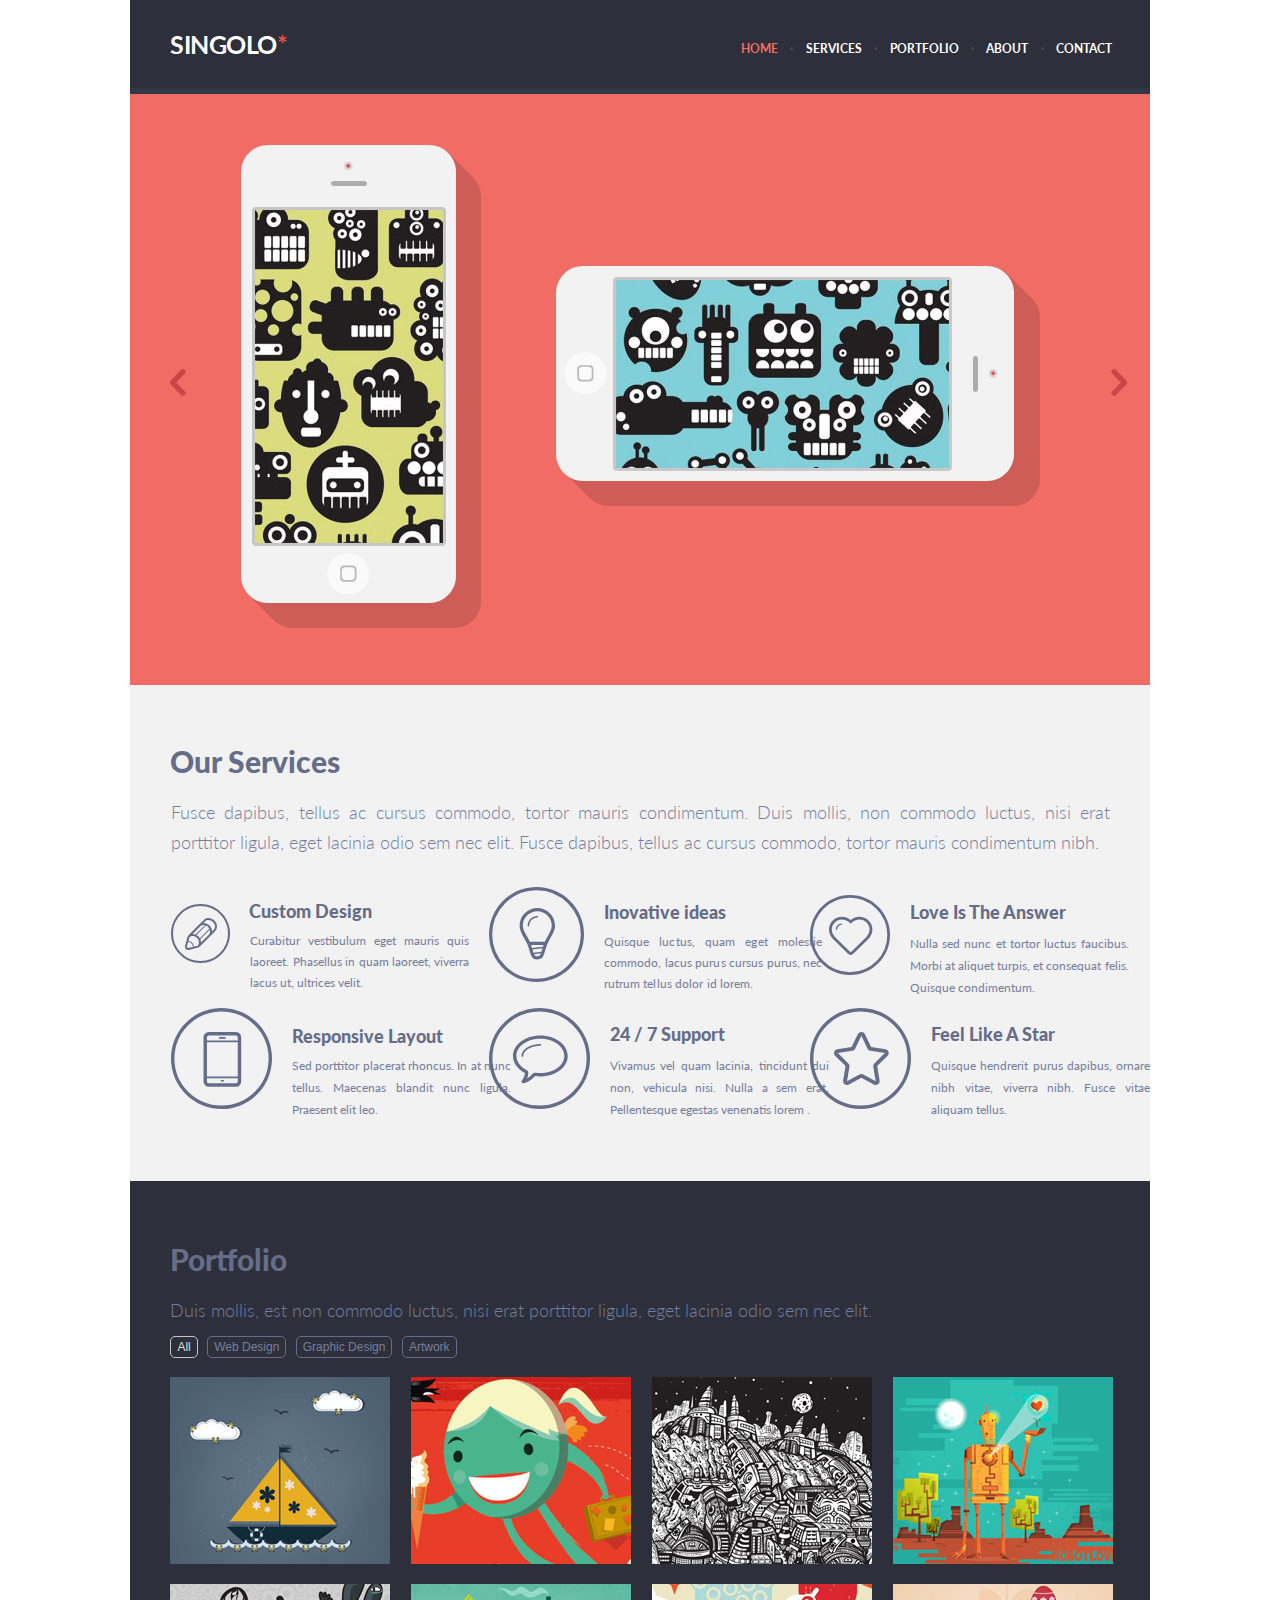
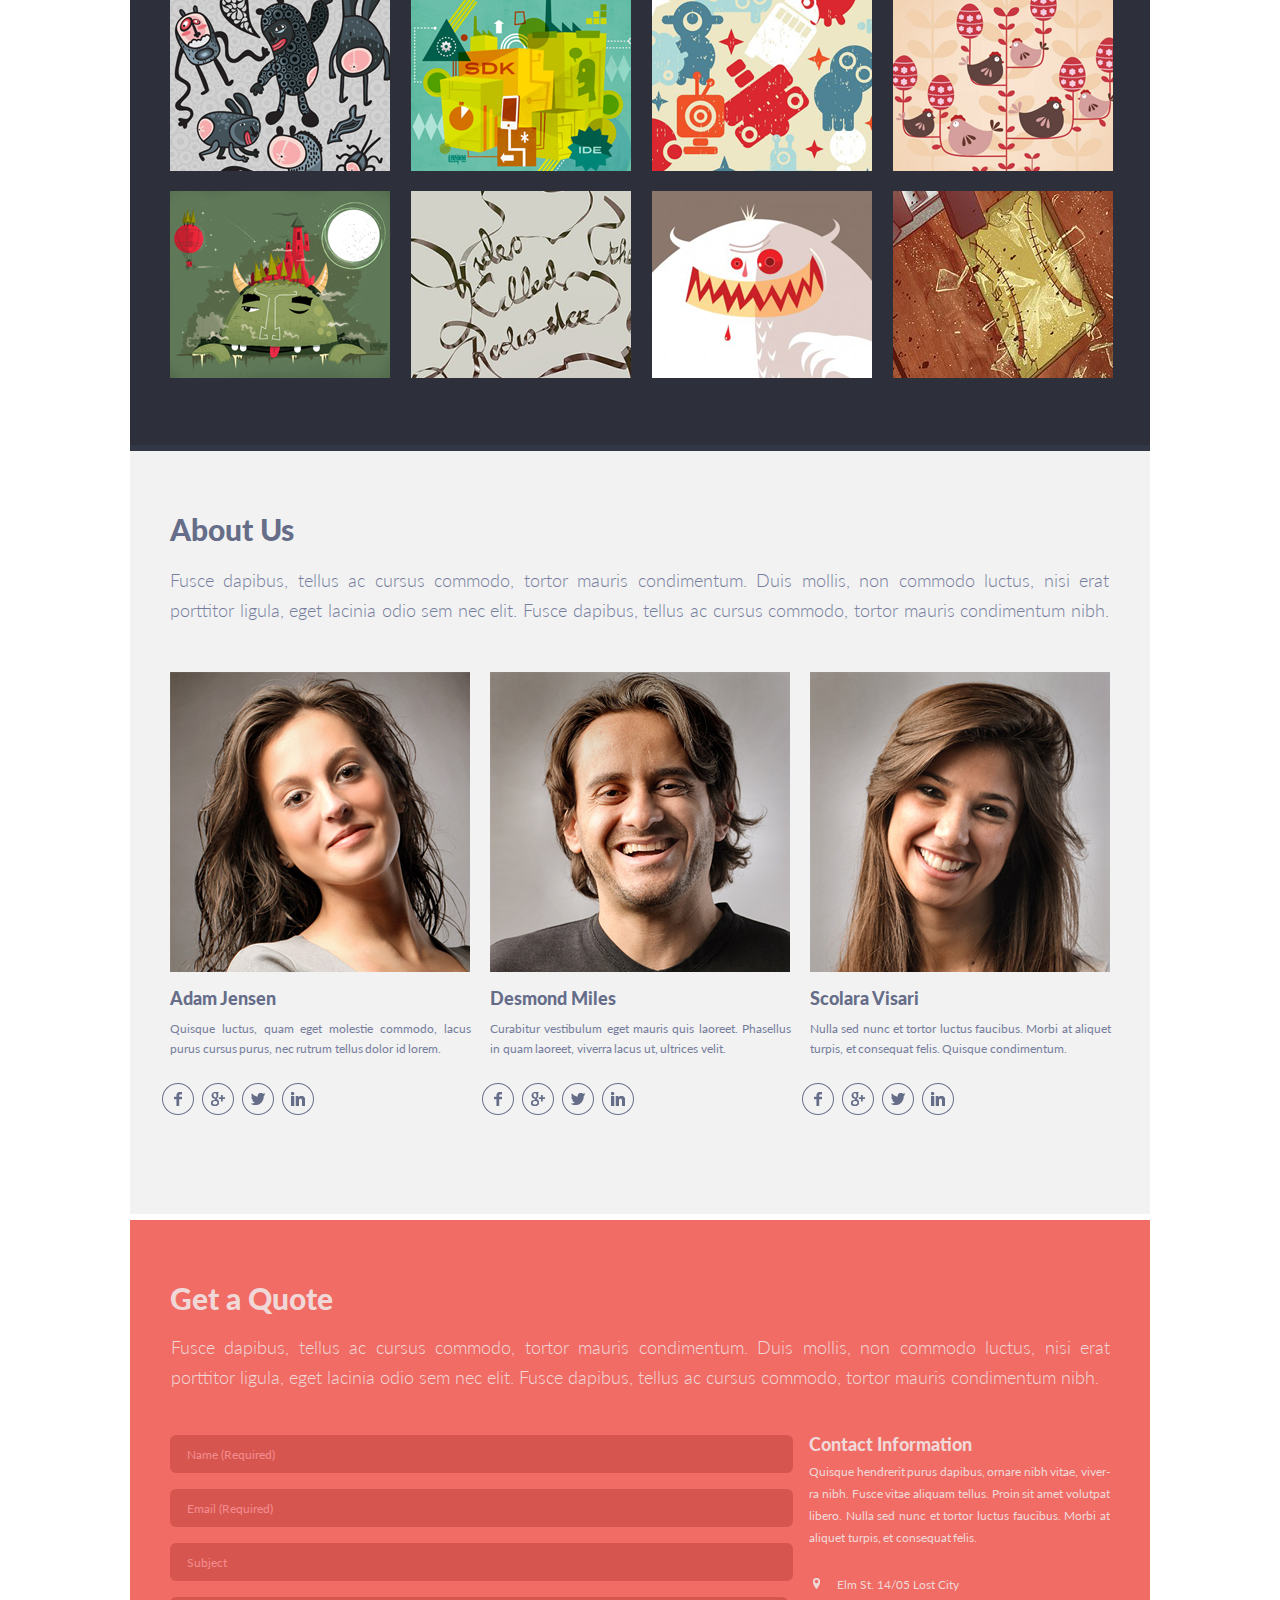
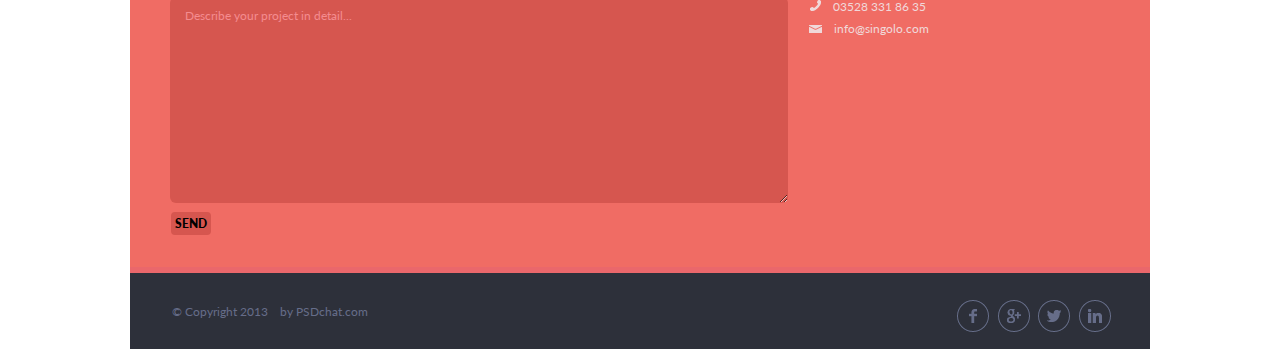
<file: index.html>
<!DOCTYPE html>
<html lang="en">

<head>
    <meta charset="UTF-8">
    <meta name="viewport" content="width=device-width, initial-scale=1.0">
    <link rel="stylesheet" href="style.css" type="text/css">
    <link href="https://fonts.googleapis.com/css?family=Lato:300,400,700,900&display=swap" rel="stylesheet">
    <title>Singolo</title>
</head>

<body>
    <header class="header">
        <div class="wrapper">
            <div class="header__text">
                <h1 class="logo">SINGOLO<p class="dot">*</p>
                </h1>
                <nav class="navigation">
                    <ul class="nav__list">
                        <li><a href="#slider" class="nav nav_active">HOME</a></li>
                        <li>
                            <p>·</p>
                        </li>
                        <li><a href="#services" class="nav">SERVICES</a></li>
                        <li>
                            <p>·</p>
                        </li>
                        <li><a href="#portfolio" class="nav">PORTFOLIO</a></li>
                        <li>
                            <p>·</p>
                        </li>
                        <li><a href="#about-us" class="nav">ABOUT</a></li>
                        <li>
                            <p>·</p>
                        </li>
                        <li><a href="#form" class="nav">CONTACT</a></li>
                    </ul>
                </nav>
            </div>
            <section class="header__bottom"></section>
        </div>

    </header>

    <section class="slider" id="slider">
        <div class="wrapper">
            <div class="item active" id="red">
                <img class="phone phone_vertical" src="assets/images/phones/iPhone_Vertical.png" alt="iPhone vertical">
                <img class="phone phone_horizontal" src="assets/images/phones/iPhone_Horizontal.png"
                    alt="iPhone horizontal">
                    <div id="slide-phone-1" class="slide-phone slide-phone-1"></div>
                    <div id="slide-phone-2" class="slide-phone slide-phone-2"></div>
                    <div id="slide-phone-screen-1" class="slide-phone-screen slide-phone-screen-1"></div>
                    <div id="slide-phone-screen-2" class="slide-phone-screen slide-phone-screen-2"></div>
            </div>
            <div class="item" id="blue">
                <img class="slider-image" src="./assets/images/slider/Slider.png" alt="phones on blue bg">
            </div>
        </div>
        <div class="chevs">
            <img class="chevs_back" src="assets/images/chevs/chev1.png" alt="back arrow">
            <img class="chevs_forward" src="assets/images/chevs/chev2.png" alt="forward arrow">
        </div>

    </section>

    <section class="services" id="services">
        <div class="wrapper">
            <div class="services__text">
                <h2>Our Services</h2>
                <p>Fusce dapibus, tellus ac cursus commodo, tortor mauris condimentum. Duis mollis, non commodo
                    luctus, nisi erat porttitor ligula, eget lacinia odio sem nec elit. Fusce dapibus, tellus ac
                    cursus commodo, tortor mauris condimentum nibh.</p>
            </div>
            <div class="services-grid">
                <div class="custom__design">
                    <img class="pen" src="./assets/images/services-icons/pen.svg" alt="pen">
                    <div class="custom-design__text">
                        <h5>Custom Design</h5>
                        <p>Curabitur vestibulum eget mauris quis laoreet. Phasellus in quam laoreet, viverra lacus
                            ut, ultrices velit.</p>
                    </div>
                </div>
                <div class="innovative-ideas">
                    <img class="lamp" src="./assets/images/services-icons/lamp.svg" alt="lamp">
                    <div class="innovative-ideas__text">
                        <h5>Inovative ideas</h5>
                        <p>Quisque luctus, quam eget molestie commodo, lacus purus cursus purus, nec rutrum tellus
                            dolor id lorem.</p>
                    </div>
                </div>
                <div class="love">
                    <img class="heart" src="./assets/images/services-icons/heart.svg" alt="heart">
                    <div class="love__text">
                        <h5>Love Is The Answer</h5>
                        <p>Nulla sed nunc et tortor luctus faucibus. Morbi at aliquet turpis, et consequat felis.
                            Quisque condimentum.</p>
                    </div>
                </div>
                <div class="layout">
                    <img class="screen" src="./assets/images/services-icons/layout.svg" alt="phone">
                    <div class="layout__text">
                        <h5>Responsive Layout</h5>
                        <p>Sed porttitor placerat rhoncus. In at nunc tellus. Maecenas blandit nunc ligula. Praesent
                            elit leo.</p>
                    </div>
                </div>
                <div class="support">
                    <img class="bubble" src="./assets/images/services-icons/support.svg" alt="bubble">
                    <div class="support__text">
                        <h5>24 / 7 Support</h5>
                        <p>Vivamus vel quam lacinia, tincidunt dui non, vehicula nisi. Nulla a sem erat.
                            Pellentesque egestas venenatis lorem .</p>
                    </div>
                </div>
                <div class="star">
                    <img class="star" src="./assets/images/services-icons/star.svg" alt="star">
                    <div class="star__text">
                        <h5>Feel Like A Star</h5>
                        <p>Quisque hendrerit purus dapibus, ornare nibh vitae, viverra nibh. Fusce vitae aliquam
                            tellus.</p>
                    </div>
                </div>
            </div>

        </div>
    </section>
</body>

</html>

<section class="portfolio" id="portfolio">
    <div class="wrapper">
        <div class="portfolio__text">
            <h1>Portfolio</h1>
            <p>Duis mollis, est non commodo luctus, nisi erat porttitor ligula, eget lacinia odio sem nec elit.</p>
        </div>
        <div class="porttfolio__buttons">
            <button class="button button_selected">All</button>
            <button class="button button_bordered">Web Design</button>
            <button class="button button_bordered">Graphic Design</button>
            <button class="button button_bordered">Artwork</button>
        </div>
        <div class="layout-4-column">
            <img class="image" src="./assets/images/portfolio/image1.png" alt="boat">
            <img class="image" src="./assets/images/portfolio/image2.png" alt="girl">
            <img class="image" src="./assets/images/portfolio/image3.png" alt="night">
            <img class="image" src="./assets/images/portfolio/image4.png" alt="robot">
            <img class="image" src="./assets/images/portfolio/image5.png" alt="animals">
            <img class="image" src="./assets/images/portfolio/image6.png" alt="machines">
            <img class="image" src="./assets/images/portfolio/image7.png" alt="abstract">
            <img class="image" src="./assets/images/portfolio/image8.png" alt="birds">
            <img class="image last-four" src="./assets/images/portfolio/image9.png" alt="landshaft">
            <img class="image last-four" src="./assets/images/portfolio/image10.png" alt="ribbon">
            <img class="image last-four" src="./assets/images/portfolio/image11.png" alt="monster">
            <img class="image last-four" src="./assets/images/portfolio/image12.png" alt="window">
        </div>
        <div class="bottom__line portfolio">
        </div>
    </div>
</section>
<section class="about-us" id="about-us">
    <div class="wrapper">
        <h2>About Us</h2>
        <p>Fusce dapibus, tellus ac cursus commodo, tortor mauris condimentum. Duis mollis, non commodo luctus, nisi
            erat porttitor ligula, eget lacinia odio sem nec elit. Fusce dapibus, tellus ac cursus commodo, tortor
            mauris condimentum nibh.</p>
        <div class="employee">
            <div class="employee_content">
                <img class="employee-photo" src="./assets/images/people/1.png" alt="Adam Jensen">
                <h5>Adam Jensen</h5>
                <p class="employee__text">Quisque luctus, quam eget molestie commodo, lacus purus cursus purus, nec
                    rutrum tellus dolor id lorem.</p>
                <div class="social__icons">
                    <img class="icon icon_facebook" src="assets/images/socials/facebook.png" alt="facebook">
                    <img class="icon icon_google" src="assets/images/socials/google.png" alt="google">
                    <img class="icon icon_twitter" src="assets/images/socials/twitter.png" alt="twitter">
                    <img class="icon icon_linkedin" src="assets/images/socials/linkedin.png" alt="linkedin">
                </div>
            </div>
            <div class="employee_content">
                <img class="employee-photo" src="./assets/images/people/2.png" alt="Desmond Miles">
                <h5>Desmond Miles</h5>
                <p class="employee__text">Curabitur vestibulum eget mauris quis laoreet. Phasellus in quam laoreet,
                    viverra lacus ut, ultrices velit.</p>
                <div class="social__icons">
                    <img class="icon icon_facebook" src="assets/images/socials/facebook.png" alt="facebook">
                    <img class="icon icon_google" src="assets/images/socials/google.png" alt="google">
                    <img class="icon icon_twitter" src="assets/images/socials/twitter.png" alt="twitter">
                    <img class="icon icon_linkedin" src="assets/images/socials/linkedin.png" alt="linkedin">
                </div>
            </div>
            <div class="employee_content">
                <img class="employee-photo" src="./assets/images/people/3.png" alt="Scolara Visari">
                <h5>Scolara Visari</h5>
                <p class="employee__text">Nulla sed nunc et tortor luctus faucibus. Morbi at aliquet turpis, et
                    consequat felis. Quisque condimentum.</p>
                <div class="social__icons">
                    <img class="icon icon_facebook" src="assets/images/socials/facebook.png" alt="facebook">
                    <img class="icon icon_google" src="assets/images/socials/google.png" alt="google">
                    <img class="icon icon_twitter" src="assets/images/socials/twitter.png" alt="twitter">
                    <img class="icon icon_linkedin" src="assets/images/socials/linkedin.png" alt="linkedin">
                </div>
            </div>
        </div>
        <div class="bottom__line about_us">
        </div>
    </div>
</section>
<section class="form" id="form">
    <div class="wrapper">
        <div class="form__text">
            <h1>Get a Quote</h1>
            <p>Fusce dapibus, tellus ac cursus commodo, tortor mauris condimentum. Duis mollis, non commodo luctus,
                nisi erat porttitor ligula, eget lacinia odio sem nec elit. Fusce dapibus, tellus ac cursus commodo,
                tortor mauris condimentum nibh.</p>
        </div>
        <div class="quote__form">
            <div class="layout-2-column">
                <form action method="POST">
                    <input id="form-name" type="text" name="name" placeholder="Name (Required)"
                        pattern="^[a-zA-Zа-яА-Я\s]+$" required>
                    <input id="form-email" type="email" name="email" placeholder="Email (Required)" required>
                    <input id="subject" type="text" name="subject" placeholder="Subject">
                    <textarea id="description" name="description" placeholder="Describe your project in detail..."
                        pattern="{0,100}"></textarea>
                    <div class="submit__button">
                        <button class="button button_colored" type="submit" id="btn">SEND</button>
                    </div>

                </form>
                <div id="message-block" class="hidden">
                    <div id="message">
                        <p>The letter was sent. <span id="result">Subject: </span></p>
                        <br>
                        <button id="close-btn">OK</button>
                    </div>
                </div>
                <div class="side__text">
                    <h5>Contact Information</h5>
                    <p>Quisque hendrerit purus dapibus, ornare nibh vitae, viver-ra nibh. Fusce vitae aliquam
                        tellus.
                        Proin sit amet volutpat libero. Nulla sed nunc et tortor luctus faucibus. Morbi at aliquet
                        turpis, et consequat felis.</p>
                    <div class="contacts">
                        <img class="icon icon_place" src="./assets/images/contacts/location.png" alt="location">
                        <p>Elm St. 14/05 Lost City</p><br>
                        <img class="icon icon_phone" src="./assets/images/contacts/phone.png"><a
                            href="tel:035283318635">03528 331 86 35</a><br>
                        <img class="icon icon_email" src="./assets/images/contacts/mail.png"><a
                            href="mailto:info@singolo.com">info@singolo.com</a>
                    </div>
                </div>
            </div>
        </div>
        <div class="bottom__line"></div>
    </div>

</section>
<footer class="footer">
    <div class="wrapper">
        <div class="copyright">
            <p>© Copyright 2013 &nbsp;&nbsp; by PSDchat.com</p>
        </div>
        <div class="social__links">
            <img class="icon icon_facebook" src="assets/images/socials/facebook.png" alt="facebook">
            <img class="icon icon_google" src="assets/images/socials/google.png" alt="google">
            <img class="icon icon_twitter" src="assets/images/socials/twitter.png" alt="twitter">
            <img class="icon icon_linkedin" src="assets/images/socials/linkedin.png" alt="linkedin">
        </div>
    </div>
</footer>

<script src="script.js"></script>

</body>



</html>
</file>
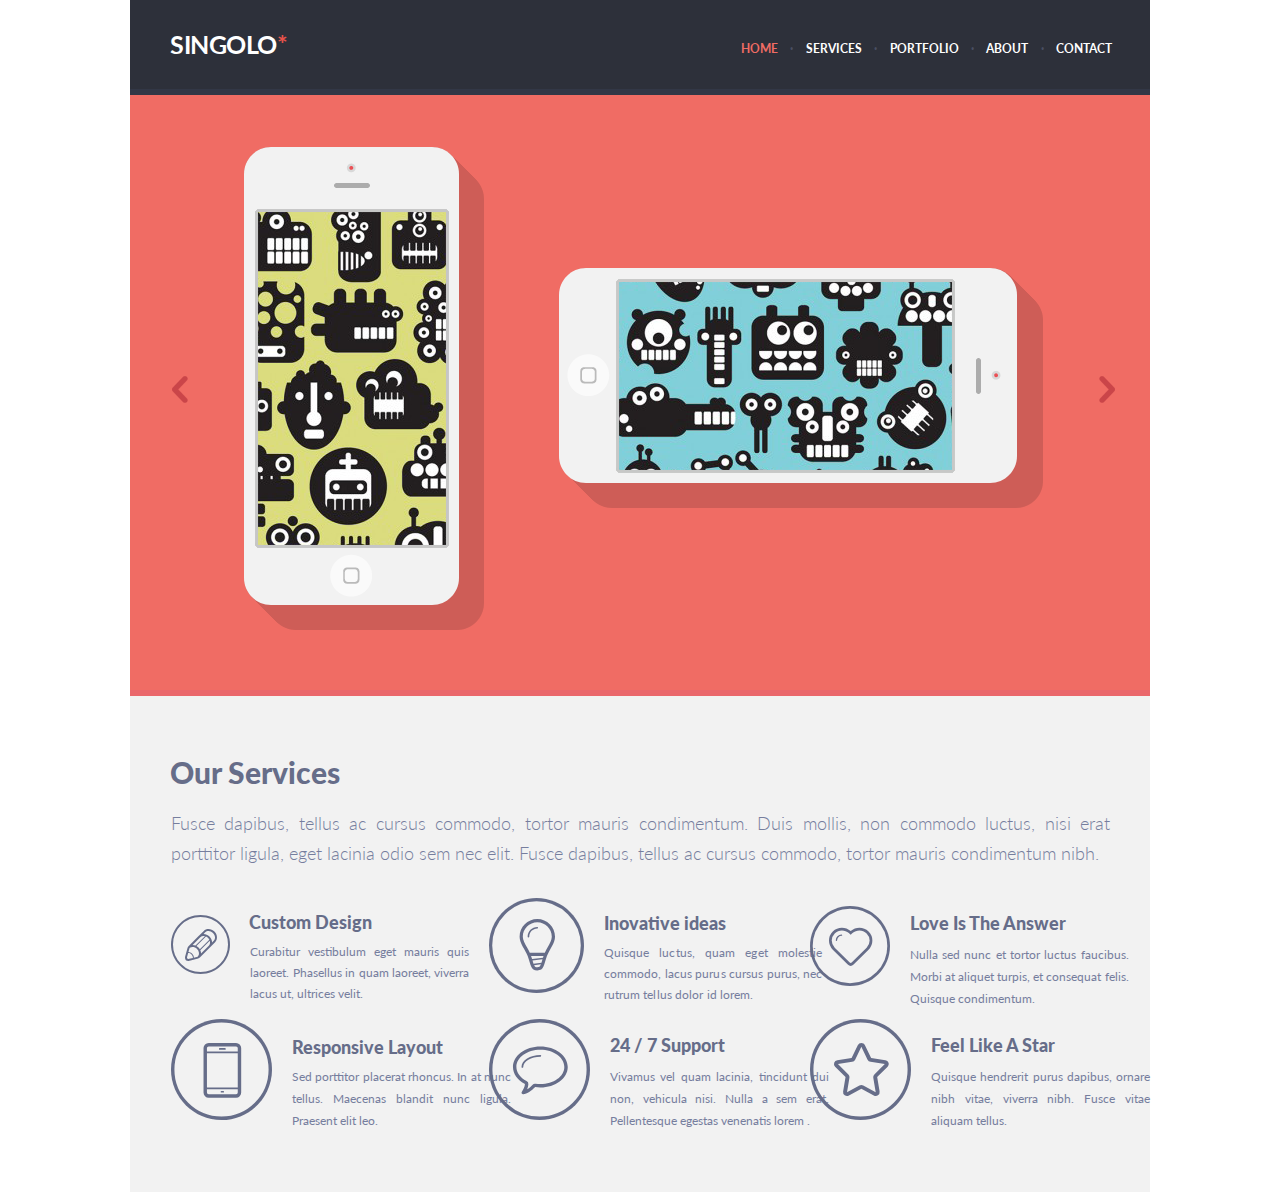
<file: singolo1.html>
<!DOCTYPE html>
<html lang="en">

<head>
    <meta charset="UTF-8">
    <meta name="viewport" content="width=device-width, initial-scale=1.0">
    <link rel="stylesheet" href="singolo1.css" type="text/css">
    <link href="https://fonts.googleapis.com/css?family=Lato:300,400,700,900&display=swap" rel="stylesheet">
    <title>Singolo</title>
</head>

<body>
    <header class="header">
        <div class="wrapper">
            <div class="header__text">
                <h1 class="logo">SINGOLO<p class="dot">*</p>
                </h1>
                <nav class="navigation">
                    <ul class="nav__list">
                        <li><a href=# class="nav nav_active">HOME</a></li>
                        <li>
                            <p>·</p>
                        </li>
                        <li><a href=# class="nav">SERVICES</a></li>
                        <li>
                            <p>·</p>
                        </li>
                        <li><a href=# class="nav">PORTFOLIO</a></li>
                        <li>
                            <p>·</p>
                        </li>
                        <li><a href=# class="nav">ABOUT</a></li>
                        <li>
                            <p>·</p>
                        </li>
                        <li><a href=# class="nav">CONTACT</a></li>
                    </ul>
                </nav>
            </div>
            
        </div>
    </header>
    <div class="header__bottom"></div>
    <section class="slider">
        <div class="wrapper">
            <img class="chevs chevs_back" src="assets/images/chevs/chev1.png" alt="back arrow">
            <img class="phone phone_vertical" src="assets/images/phones/iPhone_Vertical.png" alt="iPhone vertical">
            <img class="phone phone_horizontal" src="assets/images/phones/iPhone_Horizontal.png" alt="iPhone horizontal">
            <img class="chevs chevs_forward" src="assets/images/chevs/chev2.png" alt="forward arrow">
        </div>
    </section>
    <div class="slider__bottom"></div>
    <section class="services">
        <div class="wrapper">
            <div class="services__text">
                <h2>Our Services</h2>
                <p>Fusce dapibus, tellus ac cursus commodo, tortor mauris condimentum. Duis mollis, non commodo luctus, nisi erat porttitor ligula, eget lacinia odio sem nec elit. Fusce dapibus, tellus ac cursus commodo, tortor mauris condimentum nibh.</p>
            </div>
            <div class="services-grid">
                <div class="custom__design">
                  <img class="pen" src="./assets/images/services-icons/pen.svg" alt="pen">
                  <div class="custom-design__text">
                      <h5>Custom Design</h5>
                      <p>Curabitur vestibulum eget mauris quis laoreet. Phasellus in quam laoreet, viverra lacus ut, ultrices velit.</p>
                  </div>
                </div>
                <div class="innovative-ideas">
                    <img class="lamp" src="./assets/images/services-icons/lamp.svg" alt="lamp">
                    <div class="innovative-ideas__text">
                        <h5>Inovative ideas</h5>
                        <p>Quisque luctus, quam eget molestie commodo, lacus purus cursus purus, nec rutrum tellus dolor id lorem.</p>
                    </div>
                </div>
                <div class="love">
                    <img class="heart" src="./assets/images/services-icons/heart.svg" alt="heart">
                    <div class="love__text">
                        <h5>Love Is The Answer</h5>
                        <p>Nulla sed nunc et tortor luctus faucibus. Morbi at aliquet turpis, et consequat felis. Quisque condimentum.</p>
                    </div>
                </div>
                <div class="layout">
                    <img class="screen" src="./assets/images/services-icons/layout.svg" alt="phone">
                    <div class="layout__text">
                        <h5>Responsive Layout</h5>
                        <p>Sed porttitor placerat rhoncus. In at nunc tellus. Maecenas blandit nunc ligula. Praesent elit leo.</p>
                    </div>
                </div>
                <div class="support">
                    <img class="bubble" src="./assets/images/services-icons/support.svg" alt="bubble">
                    <div class="support__text">
                        <h5>24 / 7 Support</h5>
                        <p>Vivamus vel quam lacinia, tincidunt dui non, vehicula nisi. Nulla a sem erat. Pellentesque egestas venenatis lorem .</p>
                    </div>
                </div>
                <div class="star">
                    <img class="star" src="./assets/images/services-icons/star.svg" alt="star">
                    <div class="star__text">
                        <h5>Feel Like A Star</h5>
                        <p>Quisque hendrerit purus dapibus, ornare nibh vitae, viverra nibh. Fusce vitae aliquam tellus.</p>
                    </div>
                </div>
            </div>

        </div>
    </section>
</body>

</html>
</file>
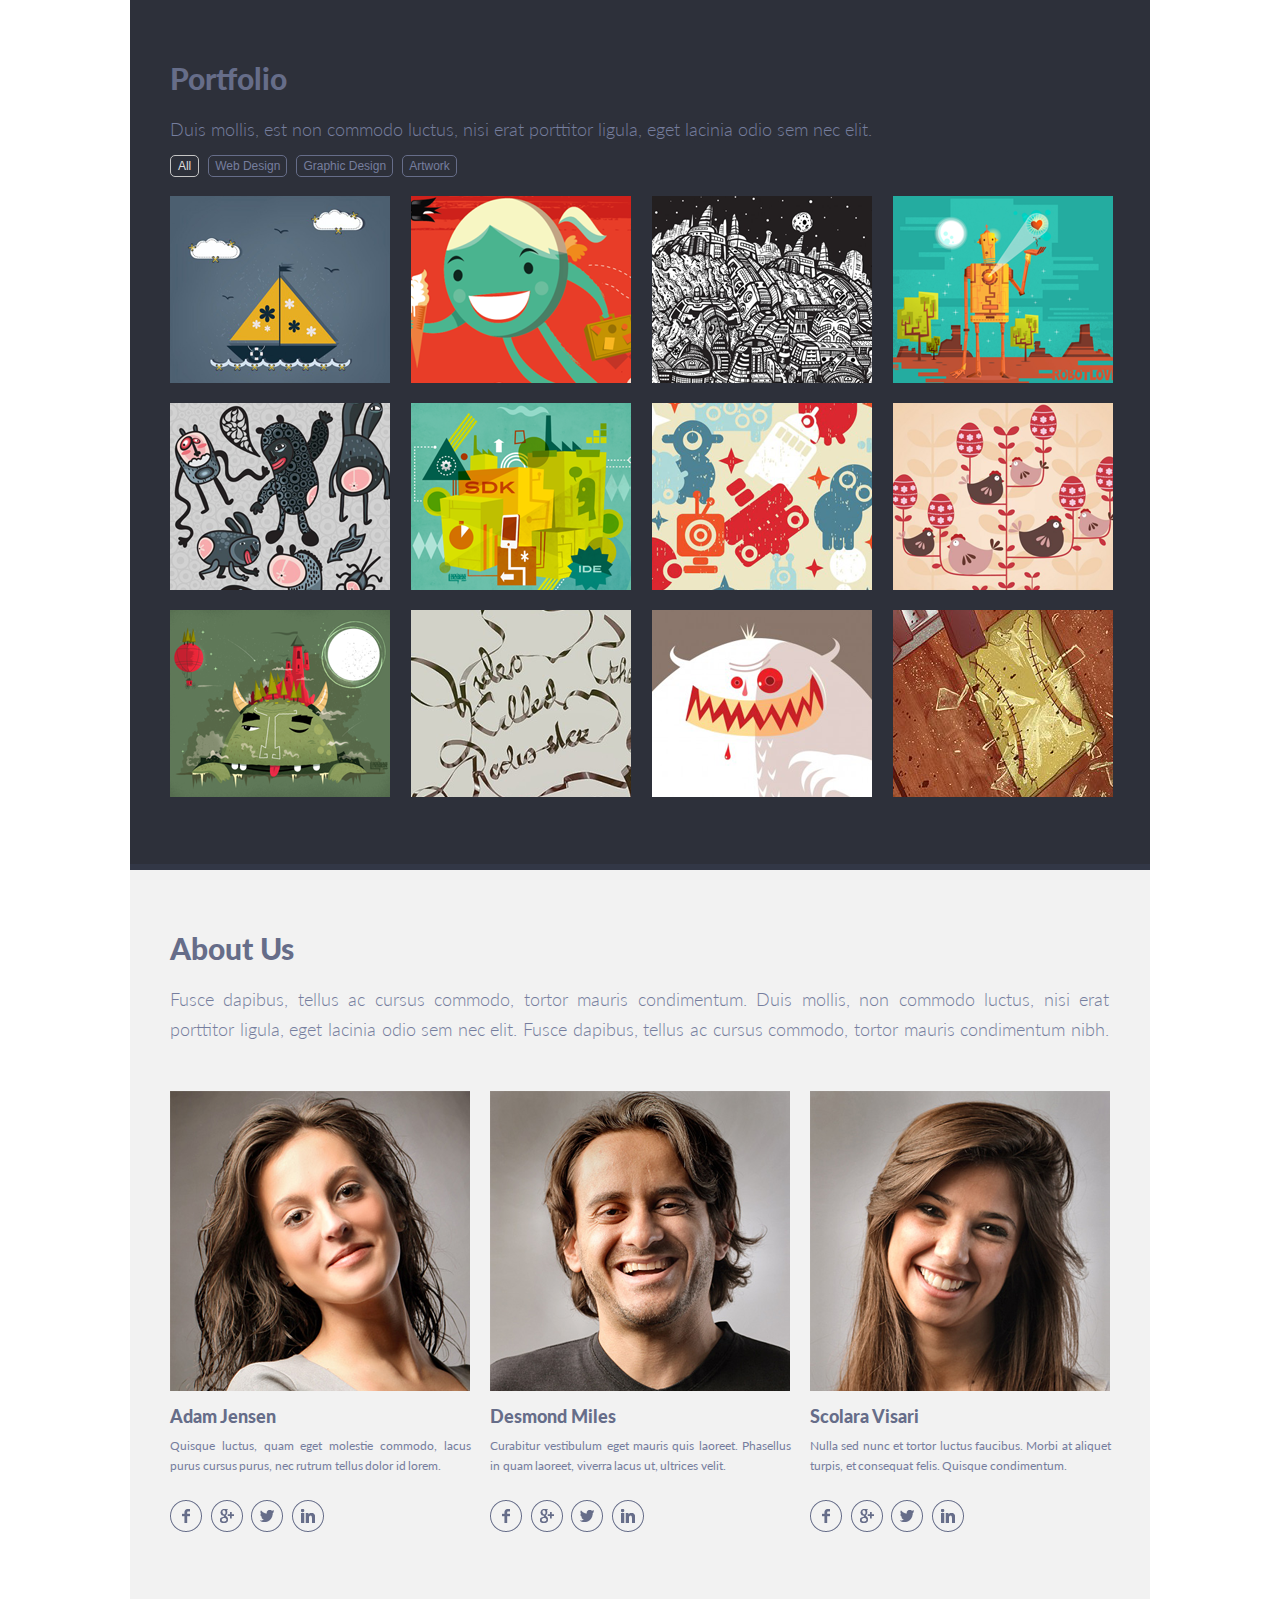
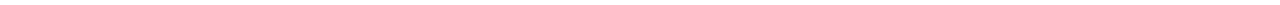
<file: singolo2.html>
<!DOCTYPE html>
<html lang="en">

<head>
    <meta charset="UTF-8">
    <meta name="viewport" content="width=device-width, initial-scale=1.0">
    <link rel="stylesheet" href="singolo2.css" type="text/css">
    <link href="https://fonts.googleapis.com/css?family=Lato:300,400,700,900&display=swap" rel="stylesheet">
    <title>Singolo 2</title>
</head>

<body>
    <section class="portfolio">
        <div class="wrapper">
            <div class="portfolio__text">
                <h1>Portfolio</h1>
                <p>Duis mollis, est non commodo luctus, nisi erat porttitor ligula, eget lacinia odio sem nec elit.</p>
            </div>
            <div class="porttfolio__buttons">
                <button class="button button_bordered button_selected">All</button>
                <button class="button button_bordered">Web Design</button>
                <button class="button button_bordered">Graphic Design</button>
                <button class="button button_bordered">Artwork</button>
            </div>
            <div class="layout-4-column">
                <img class="image" src="./assets/images/portfolio/image1.png" alt="boat">
                <img class="image" src="./assets/images/portfolio/image2.png" alt="girl">
                <img class="image" src="./assets/images/portfolio/image3.png" alt="night">
                <img class="image" src="./assets/images/portfolio/image4.png" alt="robot">
                <img class="image" src="./assets/images/portfolio/image5.png" alt="animals">
                <img class="image" src="./assets/images/portfolio/image6.png" alt="machines">
                <img class="image" src="./assets/images/portfolio/image7.png" alt="abstract">
                <img class="image" src="./assets/images/portfolio/image8.png" alt="birds">
                <img class="image" src="./assets/images/portfolio/image9.png" alt="landshaft">
                <img class="image" src="./assets/images/portfolio/image10.png" alt="ribbon">
                <img class="image" src="./assets/images/portfolio/image11.png" alt="monster">
                <img class="image" src="./assets/images/portfolio/image12.png" alt="window">
            </div>
            <div class="bottom__line portfolio">
            </div>
        </div>
    </section>
    <section class="about-us">
        <div class="wrapper">
            <h2>About Us</h2>
            <p>Fusce dapibus, tellus ac cursus commodo, tortor mauris condimentum. Duis mollis, non commodo luctus, nisi
                erat porttitor ligula, eget lacinia odio sem nec elit. Fusce dapibus, tellus ac cursus commodo, tortor
                mauris condimentum nibh.</p>
            <div class="employee">
                <div class="employee_content">
                    <img class="employee-photo" src="./assets/images/people/1.png" alt="Adam Jensen">
                    <h5>Adam Jensen</h5>
                    <p class="employee__text">Quisque luctus, quam eget molestie commodo, lacus purus cursus purus, nec
                        rutrum tellus dolor id lorem.</p>
                    <div class="social__icons">
                        <img class="icon icon_facebook" src="assets/images/socials/facebook.png" alt="facebook">
                        <img class="icon icon_google" src="assets/images/socials/google.png" alt="google">
                        <img class="icon icon_twitter" src="assets/images/socials/twitter.png" alt="twitter">
                        <img class="icon icon_linkedin" src="assets/images/socials/linkedin.png" alt="linkedin">
                    </div>
                </div>
                <div class="employee_content">
                    <img class="employee-photo" src="./assets/images/people/2.png" alt="Desmond Miles">
                    <h5>Desmond Miles</h5>
                    <p class="employee__text">Curabitur vestibulum eget mauris quis laoreet. Phasellus in quam laoreet,
                        viverra lacus ut, ultrices velit.</p>
                    <div class="social__icons">
                        <img class="icon icon_facebook" src="assets/images/socials/facebook.png" alt="facebook">
                        <img class="icon icon_google" src="assets/images/socials/google.png" alt="google">
                        <img class="icon icon_twitter" src="assets/images/socials/twitter.png" alt="twitter">
                        <img class="icon icon_linkedin" src="assets/images/socials/linkedin.png" alt="linkedin">
                    </div>
                </div>
                <div class="employee_content">
                    <img class="employee-photo" src="./assets/images/people/3.png" alt="Scolara Visari">
                    <h5>Scolara Visari</h5>
                    <p class="employee__text">Nulla sed nunc et tortor luctus faucibus. Morbi at aliquet turpis, et
                        consequat felis. Quisque condimentum.</p>
                    <div class="social__icons">
                        <img class="icon icon_facebook" src="assets/images/socials/facebook.png" alt="facebook">
                        <img class="icon icon_google" src="assets/images/socials/google.png" alt="google">
                        <img class="icon icon_twitter" src="assets/images/socials/twitter.png" alt="twitter">
                        <img class="icon icon_linkedin" src="assets/images/socials/linkedin.png" alt="linkedin">
                    </div>
                </div>
            </div>
            <div class="bottom__line about_us">
            </div>
        </div>
    </section>
</body>

</html>
</file>
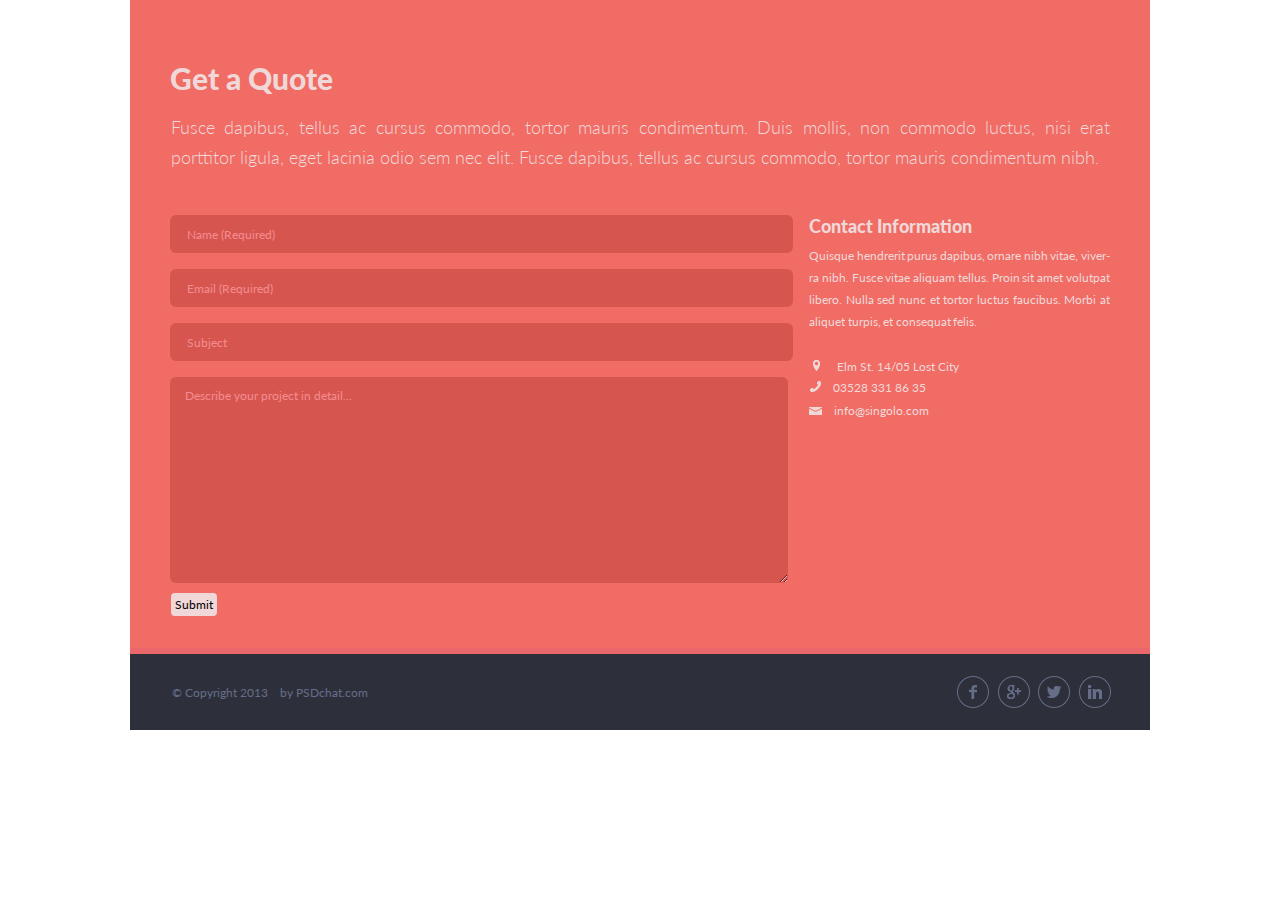
<file: singolo3.html>
<!DOCTYPE html>
<html lang="en">

<head>
    <meta charset="UTF-8">
    <meta name="viewport" content="width=device-width, initial-scale=1.0">
    <link rel="stylesheet" href="singolo3.css" type="text/css">
    <link href="https://fonts.googleapis.com/css?family=Lato:300,400,700,900&display=swap" rel="stylesheet">
    <title>Singolo 3</title>
</head>

<body>
    <section class="form">
        <div class="wrapper">
            <div class="form__text">
                <h1>Get a Quote</h1>
                <p>Fusce dapibus, tellus ac cursus commodo, tortor mauris condimentum. Duis mollis, non commodo luctus,
                    nisi erat porttitor ligula, eget lacinia odio sem nec elit. Fusce dapibus, tellus ac cursus commodo,
                    tortor mauris condimentum nibh.</p>
            </div>
            <div class="quote__form">
                <div class="layout-2-column">
                    <form action method="POST">
                        <input type="text" name="name" placeholder="Name (Required)" pattern="^[a-zA-Z\s]+$" required>
                        <input type="email" name="email" placeholder="Email (Required)" required>
                        <input type="text" name="subject" placeholder="Subject" required>
                        <textarea name="description" placeholder="Describe your project in detail..."></textarea>
                        <div class="submit__button">
                            <button class="button button_colored" type="submit">Submit</button>
                        </div>
                    </form>
                    <div class="side__text">
                        <h5>Contact Information</h5>
                        <p>Quisque hendrerit purus dapibus, ornare nibh vitae, viver-ra nibh. Fusce vitae aliquam
                            tellus.
                            Proin sit amet volutpat libero. Nulla sed nunc et tortor luctus faucibus. Morbi at aliquet
                            turpis, et consequat felis.</p>
                        <div class="contacts">
                            <img class="icon icon_place" src="./assets/images/contacts/location.png" alt="location">
                            <p>Elm St. 14/05 Lost City</p><br>
                            <img class="icon icon_phone" src="./assets/images/contacts/phone.png"><a
                                href="tel:035283318635">03528 331 86 35</a><br>
                            <img class="icon icon_email" src="./assets/images/contacts/mail.png"><a
                                href="mailto:info@singolo.com">info@singolo.com</a>
                        </div>
                    </div>
                </div>
            </div>
            <div class="bottom__line"></div>
        </div>

    </section>
    <footer class="footer">
        <div class="wrapper">
            <div class="copyright">
                <p>© Copyright 2013 &nbsp;&nbsp; by PSDchat.com</p>
            </div>
            <div class="social__icons">
                <img class="icon icon_facebook" src="assets/images/socials/facebook.png" alt="facebook">
                <img class="icon icon_google" src="assets/images/socials/google.png" alt="google">
                <img class="icon icon_twitter" src="assets/images/socials/twitter.png" alt="twitter">
                <img class="icon icon_linkedin" src="assets/images/socials/linkedin.png" alt="linkedin">
            </div>
        </div>
    </footer>
</body>

</html>
</file>
<file: style.css>
/* singolo 1 css */

html {
    font-size: 10px;
    width: 100vw;
}

body {
    margin: 0px;
    font-size: 1.8rem;
    font-family: "Lato", "Open Sans", sans-serif;
    overflow-x: hidden;
}

.header>div {
    max-width: 1020px;
    height: 89px;
    margin: auto;
    background-color: #2d303a;
    position: fixed;
    z-index: 2;
}

.dot {
    display: inline;
    color: #e9534b;
}

header {
    margin: auto;
    width: 1020px;
}

.logo {
    font-family: "Lato";
    letter-spacing: -0.5px;
    font-size: 25px;
    line-height: 6px;
    color: #ffffff;
    font-weight: 700;
    margin: 0;
    margin-left: 40px;
}

.header__text {
    display: flex;
    justify-content: space-between;
    align-items: center;
}

.nav__list {
    font-size: 1.2rem;
    line-height: 6px;
    font-family: "Lato";
    font-weight: 700;
    display: flex;
    list-style-type: none;
    flex-basis: 100%;
    justify-content: space-between;
    margin-top: 46px;
    width: 371px;
    padding-left: 454px;
    padding-right: 40px;
}

a.nav {
    text-decoration: none;
    color: #ffffff;
    font-size: 12px;
    line-height: 6px;
    cursor: pointer;
}

.nav.nav_active {
    color: #f06c64;
    cursor: pointer;
}

.nav_active {
    color: #f06c64;
    cursor: pointer;
}

.header__bottom {
    width: 1020px;
    background-color: #323746;
    margin: auto;
    height: 6px;
}

li>p {
    color: #494e62;
    position: relative;
    top: -12px;
}

.nav {
    cursor: pointer;
}

.nav:hover {
    text-decoration: underline;
}

#blue {
    background-color: #648BF0;
}

.item.active {
    margin: auto;
    height: 595px;
    width: 1020px;
}

.image_bordered {
    border: 5px solid #F06C64;
}

.slider>div {
    background-color: transparent;
}

.slider__bottom {
    height: 6px;
    width: 1020px;
    background-color: #ea676b;
    margin: auto;
}

.chevs_back:hover, .chevs_forward:hover {
    transform: scale(1.5, 1.25);
}

.chevs {
    background-color: transparent;
    display: flex;
    justify-content: space-between;
    width: 1020px;
    max-height: 27px;
    flex-direction: row;
    position: relative;
    top: -54%;
    background-color: transparent;
    z-index: 0;
}

.chevs_back {
    margin-left: 40px;
}

.chevs_forward {
    margin-right: 23px;
}

.phone.phone_vertical {
    margin-left: 51px;
    margin-bottom: 83px;
    margin-top: 145px;
    position: relative;
    left: 60px;
    z-index: 1;
}

.phone.phone_horizontal {
    position: relative;
    margin-left: 70px;
    margin-bottom: 205px;
    margin-right: 81px;
    left: 60px;
    z-index: 1;
}

.services__text>h2 {
    color: #666d89;
    font-family: "Lato";
    font-weight: 900;
    font-size: 30px;
    padding-top: 58px;
    margin-left: 40px;
}

.services__text>p {
    letter-spacing: normal;
    color: #767e9e;
    font-size: 18px;
    font-family: Lato;
    font-weight: 300;
    line-height: 30px;
    width: 939px;
    margin-top: 18px;
    margin-left: 41px;
    text-align: justify;
}

.services>div {
    margin: auto;
    width: 1020px;
    background-color: #f2f2f2;
    height: 496px;
}

h2 {
    margin: 0;
}

.services-grid {
    display: grid;
    grid-template-columns: repeat(3, 299px [col-start]);
    grid-template-rows: 86px 84px;
    column-gap: 60px;
    row-gap: 67px;
    margin-top: -3px;
}

.custom__design {
    margin-left: 41px;
    margin-top: 32px;
    display: flex;
}

.custom-design__text>h5 {
    margin: 0;
    font-size: 18px;
    line-height: 18px;
    color: #666d89;
    font-family: "Lato";
    font-weight: 900;
    text-align: left;
    margin-top: -2px;
    margin-left: -1px;
}

.custom-design__text>p {
    width: 219px;
    height: 128px;
    font-size: 12px;
    line-height: 21px;
    color: #767e9e;
    font-family: "Lato";
    font-weight: 400;
    text-align: justify;
    margin-top: 10px;
}

.custom-design__text {
    margin-left: 20px;
}

.pen, .lamp {
    width: 110%;
    height: 110%;
}

.lamp, .heart {
    margin-top: 15px;
}

.innovative-ideas {
    display: flex;
}

.innovative-ideas__text>h5 {
    margin: 0;
}

.innovative-ideas__text>p {
    width: 219px;
    height: 128px;
    font-size: 12px;
    line-height: 21px;
    color: #767e9e;
    font-family: "Lato";
    font-weight: 400;
    text-align: justify;
    margin-top: 10px;
    letter-spacing: 0.1px;
}

.innovative-ideas__text {
    margin-top: 31px;
    margin-left: 20px;
}

h5 {
    font-size: 18px;
    line-height: 18px;
    color: #666d89;
    font-family: "Lato";
    font-weight: 900;
    text-align: left;
    margin: 0;
}

.love__text>p, .layout__text>p, .support__text>p, .star__text>p {
    width: 219px;
    height: 128px;
    font-size: 12px;
    line-height: 22px;
    color: #767e9e;
    font-family: "Lato";
    font-weight: 400;
    text-align: justify;
}

.layout, .love, .support, .star {
    display: flex;
}

.love {
    margin-left: -38px;
    margin-top: 8px;
    width: 110%;
    height: 110%;
}

.heart {
    justify-self: start;
}

.layout {
    margin-left: 41px;
}

img.screen, img.bubble, img.star {
    margin-top: -17px;
}

.layout__text, .support__text, .love__text, .star__text {
    margin-left: 20px;
}

.layout__text>h5 {
    margin-top: 2px;
}

.layout__text>p {
    margin-top: 10px;
}

.bubble {
    margin-top: -10px;
}

.love__text {
    margin-top: 23px;
}

.star {
    margin-left: -19px;
}

/* singolo 2 css */

html {
    font-size: 10px;
}

body {
    margin: 0px;
    font-size: 1.8rem;
    font-family: "Lato", "Open Sans", sans-serif;
}

.portfolio__text>h1 {
    margin: 0px;
    padding-top: 60px;
    padding-left: 40px;
    font-weight: 900;
    color: #666d89;
    font-size: 3rem;
}

.portfolio__text>p {
    padding-left: 40px;
    font-weight: 300;
    line-height: 30px;
    color: #767e9e;
}

.portfolio>div {
    background-color: #2d303a;
}

.portfolio__text {
    margin-top: 60px;
    margin-left: 39px;
}

.porttfolio__buttons {
    display: flex;
    justify-content: space-evenly;
    flex-basis: content;
    margin-left: 31px;
    margin-top: -7px;
    width: 305px;
}

.about-us>div {
    background-color: #f2f2f2;
}

.bottom__line.portfolio {
    width: 1020px;
    height: 6px;
    background-color: #323746;
}

.bottom__line.about_us {
    width: 1020px;
    height: 6px;
    background-color: #ffffff;
}

section.about-us>div>h2 {
    margin: 0px;
    padding-left: 40px;
    padding-top: 60px;
    color: #666d89;
    font-weight: 900;
    font-size: 3rem;
}

section.portfolio>div>div.portfolio__text {
    margin: 0px;
}

.button_bordered {
    height: 22px;
    font-size: 1.2rem;
    font-weight: 400;
    line-height: 10px;
    color: #767e9e;
    background-color: transparent;
    border: 1px solid #666d89;
    border-radius: 5px;
    cursor: pointer;
}

.img_hidden {
    display: none;
}

.button_selected {
    height: 22px;
    color: #dedede;
    border: 1px solid #c5c5c5;
    background-color: transparent;
    font-size: 1.2rem;
    font-weight: 400;
    border-radius: 5px;
    cursor: pointer;
}

.layout-4-column {
    margin-left: 40px;
    margin-top: 19px;
    margin-bottom: 47px;
}

.image {
    margin-right: 16px;
    margin-bottom: 16px;
}

.employee {
    display: flex;
    justify-content: space-between;
    margin-left: 40px;
    margin-right: 40px;
}

section.about-us>div>p {
    width: 939px;
    padding-left: 40px;
    color: #767e9e;
    font-size: 1.8rem;
    line-height: 30px;
    font-weight: 300;
    word-spacing: 0.64px;
    text-align: justify;
}

.employee_content {
    width: 300px;
    padding-top: 29px;
}

.employee_content>h5 {
    margin-top: 13px;
    color: #666d89;
    font-size: 1.8rem;
    font-weight: 900;
}

.employee__text {
    margin-top: 12px;
    width: 301px;
    height: 32px;
    color: #767e9e;
    font-size: 1.2rem;
    font-weight: 400;
    line-height: 20px;
    text-align: justify;
    word-spacing: -0.5px;
}

.social__icons {
    display: flex;
    justify-content: space-between;
    margin-top: 32px;
    width: 152px;
    margin-bottom: 67px;
    margin-left: -8px;
}

.icon {
    cursor: pointer;
}

.button:hover {
    text-decoration: underline;
}

/* singolo 3 css */

.wrapper {
    width: 1020px;
    margin: auto;
}

.form>div {
    background-color: #f06c64;
}

.form__text>h1 {
    margin: 0;
    margin-left: 40px;
    padding-top: 60forpx;
    font-family: "Lato";
    font-weight: 900;
    font-size: 3rem;
    color: #f0d8d9;
    padding-top: 60px;
}

.form__text>p {
    width: 939px;
    margin-left: 41px;
    margin-top: 16px;
    color: #f0d8d9;
    line-height: 30px;
    font-weight: 300;
    font-family: "Lato";
    text-align: justify;
}

.layout-2-column {
    display: flex;
    flex-direction: row;
}

.side__text>h5 {
    color: #f0d8d9;
    font-family: "Lato";
    font-weight: 900;
    font-size: 1.8rem;
}

.side__text>p {
    color: #f0d8d9;
    font-family: "Lato";
    font-weight: 400;
    line-height: 22px;
    font-size: 1.2rem;
    margin-top: 8px;
    width: 301px;
    text-align: justify;
    word-spacing: -0.5px;
}

.side__text {
    width: 301px;
    margin-left: 20px;
    margin-top: 25px;
}

input {
    background-color: #d6564f;
    width: 619px;
    height: 36px;
    border: none;
    border-radius: 6px;
    margin-left: 40px;
    margin-bottom: 16px;
}

textarea {
    width: 614px;
    height: 202px;
    background-color: #d6564f;
    border-radius: 6px;
    margin-left: 40px;
    border: none;
}

::placeholder {
    font-family: "Lato";
    font-size: 1.2rem;
    font-weight: 400;
    padding-left: 15px;
    color: #f48c8f;
}

form {
    margin-top: 25px;
    width: 659px;
}

textarea::placeholder {
    padding-top: 9px;
    padding-left: 13px;
}

h5 {
    margin: 0;
}

.contacts>p, .contacts>a {
    display: inline;
    color: #f0d8d9;
    font-family: Lato;
    font-weight: 400;
    font-size: 1.2rem;
    padding-left: 12px;
}

.contacts>a {
    text-decoration: none;
    color: #f0d8d9;
}

.contacts {
    margin-top: 22px;
}

img.icon.icon_place {
    padding-left: 4px;
}

img.icon.icon_phone {
    padding-left: 1px;
}

img.icon.icon_email {
    padding-top: 10px;
}

.bottom__line {
    height: 6px;
    background-color: #ea676b;
    margin-top: 32px;
}

.button.button_colored {
    border: none;
    border-radius: 4px;
    margin-left: 41px;
    font-family: "Lato";
    font-size: 1.2rem;
    padding: 4px;
    margin-top: 5px;
    background-color: #f0d8d9;
}

.footer>div {
    margin: auto;
    width: 1020px;
    height: 76px;
    background-color: #2d303a;
    display: flex;
    align-items: center;
    justify-content: space-between;
}

footer {
    margin: 0;
}

.copyright>p {
    margin: 0;
    color: #666d89;
    font-family: Lato;
    font-size: 1.2rem;
    font-weight: 400;
    padding-left: 42px;
}

.social__links {
    margin-right: 30px;
    display: flex;
    width: 172px;
    justify-content: space-evenly;
    margin-top: 10px;
}

.icon {
    cursor: pointer;
}

input:invalid {
    border: 1px red;
}

input:valid {
    border: 1px green;
}

#message-block {
    position: absolute;
    left: 40%;
    width: 50vh;
    height: 20vh;
    background: transparent;
}

#message-block.hidden {
    display: none;
}

#message {
    display: flex;
    flex-direction: column;
    justify-content: center;
    align-items: center;
    text-align: center;
    min-height: 20vh;
    max-width: 30vh;
    margin: auto;
    text-align: center;
    color: white;
    font-family: 'Lato';
    background-color: #2d303a;
    border-radius: 3%;
}

#close-btn {
    font-family: 'Lato';
    font-size: 1.8rem;
    background-color: #d6564f;
    font-weight: 900;
    border: none;
    margin-bottom: 10px;
    border-radius: 10%;
}

#btn {
    background-color: #d6564f;
    font-weight: 900;
    text-decoration: none;
}

#btn:hover {
    background-color: #c77570;
}

.slider {
    margin: auto;
    width: 1020px;
    height: 585px;
    padding-bottom: 100px;
    background-color: #f06c64;
}

#red {}

.item {
    display: none;
    animation: 0.5s ease-in-out;
}

.item.active, .item.next {
    display: block;
    position: relative;
    margin: 0 auto;
}

.slider>div.wrapper {
    position: relative;
    overflow: hidden;
    height: 585px;
    width: 1020px;
    padding-bottom: 100px;
    margin-bottom: 0;
}

.slider-image {
    position: relative;
    top: 90px;
}

.next {
    position: absolute;
    width: 100%;
}

.control {
    position: absolute;
}

.to-left {
    animation-name: left;
}

.to-right {
    animation-name: right;
    animation-direction: reverse;
}

.from-left {
    animation-name: left;
    animation-direction: reverse;
}

.from-right {
    animation-name: right;
}

@keyframes left {
    from {
        left: 0;
    }
    to {
        left: -100%;
    }
}

@keyframes right {
    from {
        left: 100%;
    }
    to {
        left: 0;
    }
}

.slide-phone-screen {
    position: absolute;
    border-radius: 3px;
    background-color: #000000;
    opacity: 0;
    transition: 1.8s;
    z-index: 2;
}

.slide-phone-screen-1 {
    position: relative;
    top: -506px;
    left: 125px;
    width: 189px;
    height: 334px;
}

.slide-phone-screen-2 {
    position: relative;
    top: -768px;
    left: 485px;
    width: 334px;
    height: 188px;
}

.slider .slide-phone {
    position: absolute;
    z-index: 2;
    border-radius: 27px;
    cursor: pointer;
}

@media (min-width: 1020px) {
    .slide-phone-2 {
        height: 216px;
        width: 459px;
        top: 265px;
        left: 425px;
    }
}

@media (min-width: 1020px) {
    .slide-phone-1 {
        width: 216px;
        top: 144px;
        left: 112px;
        height: 459px;
    }
}

.screen-off {
    opacity: 1;
}

@media (min-width: 768px) and (max-width: 1019px) {
    html {
        width: 100vw;
    }
    .body {
        width: 100vw;
    }
    .header>div.wrapper {
        width: 100vw;
        min-height: 95px;
    }
    .header__bottom {
        width: 100vw;
    }
    .nav__list {
        margin-top: 26px;
        width: 398px;
        height: 14px;
        padding-left: 90px;
    }
    .header__text {
        height: 95px;
    }
    .phone.phone_vertical {
        position: absolute;
        width: 180.85px;
        height: 363.74px;
        margin-left: 23px;
    }
    .phone.phone_horizontal {
        position: absolute;
        height: 180.93px;
        width: 364.21px;
        margin-top: 230px;
        left: 240px;
    }
    .slider, .slider>div.wrapper {
        width: 100vw;
        height: 451px;
    }
    .services>div.wrapper {
        height: 662px;
    }
    .services-grid {
        grid-template-columns: repeat(2, 299px [col-start]);
        column-gap: 117px;
        margin-top: -12px;
    }
    .services__text>h2 {
        padding-top: 39px;
    }
    .services__text>p {
        width: 687px;
    }
    .love, .support {
        margin-left: 40px;
        margin-top: 0px;
    }
    .star, .layout {
        margin-left: 0px;
    }
    .layout-4-column {
        width: 98vw;
    }
    .about-us>div, .portfolio>div, .services>div, .form>div {
        width: 100vw;
    }
    section.about-us>div>p {
        width: 688px;
    }
    header {
        width: 100vw;
    }
    div.employee_content>img {
        width: 93%;
    }
    .employee_content {
        width: 254px;
        padding: -15px;
        display: flex;
        flex-direction: column;
    }
    .employee {
        width: 688px;
        height: 542px;
    }
    .bottom__line.portfolio {
        width: 100vw;
    }
    .form__text>p {
        width: 689px;
        height: 96px;
    }
    .form__text>h2 {
        padding-top: 53px;
    }
    .quote__form {
        width: 689px;
    }
    form, input, textarea {
        width: 442px;
    }
    form {
        margin-top: 0px;
    }
    .side__text {
        width: 221px;
        margin-right: -37px;
        margin-top: 0px;
        margin-left: 69px;
    }
    .form {
        height: 631px;
    }
    .side__text>p {
        width: inherit;
    }
    .footer, .footer>div {
        width: 100vw;
    }
    .about-us>div, .about-us {
        height: 669px;
    }
    img.bubble, img.star {
        margin-top: -109px;
    }
    .love__text {
        margin-top: 7px;
    }
    img.heart {
        margin-top: -18px;
    }
    .employee__text {
        width: 215px;
    }
    .employee>div:last-child {
        margin-right: -21px;
    }
    .slider-image {
        height: 73%;
        top: 115px;
    }
    .navigation {
        margin-right: 5vw;
    }
    .nav__list {
        padding-right: 0px;
    }
    .image {
        width: 28%;
    }
    .portfolio_text>p {
        width: 605px;
    }
    .portfolio__text {
        width: 100vh;
    }
    .chevs {
        width: 100vw;
    }
    html {
        width: 100vw;
        overflow-x: hidden;
    }
}

@media (min-width: 375px) and (max-width: 767px) {
    body>* {
        width: 100vw;
    }
    .header>div, .header__text {
        height: 71px;
        width: 100vw;
    }
    .header__bottom {
        width: 100vw;
    }
    .slider {
        height: 220px;
        width: 100vw;
    }
    .slider>div {
        width: 100vw;
    }
    .phone.phone_vertical {
        position: absolute;
        width: 88.3px;
        height: 177.61px;
        left: -10px;
        top: -35px;
    }
    .phone.phone_horizontal {
        position: absolute;
        height: 88.35px;
        width: 177.84px;
        left: 85px;
        top: 157px;
    }
    .navigation {
        display: none;
    }
    .header__text {
        justify-content: center;
    }
    .chevs {
        top: -63%;
        z-index: 1;
    }
    .chevs_back {
        margin-left: 12px;
    }
    .chevs_forward {
        margin-right: 12px;
    }
    .slider>div.wrapper {
        width: 100vw;
        height: inherit;
    }
    .services>div.wrapper {
        width: 100vw;
        height: 1100px;
    }
    .services__text>h2 {
        padding-top: 25px;
        margin-left: 36px;
    }
    .services__text>p {
        width: 298px;
        text-align: left;
    }
    .services-grid {
        grid-template-columns: repeat(1, 299px [col-start]);
        margin-top: -30px;
    }
    img.lamp {
        margin-left: 40px;
        margin-top: -15px;
    }
    img.heart {
        margin-left: 79px;
        margin-top: -29px;
    }
    img.screen {
        margin-top: 0px;
        width: 110%;
        height: 110%;
    }
    .love__text {
        margin-top: -31px;
        height: 53px;
    }
    .innovative-ideas__text, .love {
        margin-top: 0px;
    }
    .layout, .support, .star {
        height: 53px;
    }
    .bubble {
        margin-left: 40px;
    }
    img.bubble {
        margin-top: 0px;
        width: 110%;
        height: 110%;
    }
    div.star {
        margin-left: 40px;
    }
    img.star {
        margin-left: 0px;
        margin-top: 0px;
        width: 110%;
        height: 110%;
    }
    .portfolio>div.wrapper {
        width: 100vw;
    }
    .layout-4-column>img {
        width: 43%;
        margin-right: 10px;
        margin-bottom: 10px;
    }

    .portfolio__text > p {
        text-align: left;
        width: 307px;
    }

    .bottom__line.portfolio {
        width: 100vw;
    }
    .about-us > div.wrapper {
        width: 100vw;
    }

    .employee {
        flex-direction: column;
    }

    section.about-us > div > p {
        width: 313px;
        text-align: left;
    }

    .employee_content {
        height: 440px;
    }

    .employee_content > .social__icons {
        margin-left: 0px;
    }

    .last-four {
        display: none;
    }

    section.form > div.wrapper {
        width: 100vw;
    }

    .layout-2-column {
        flex-direction: column;
    }
    input, textarea, #btn {
        width: 310px;
    }

    .form__text > p {
        width: 313px;
        text-align: left;
    }
    .side__text {
        margin-left: 43px;
    }

    footer > div.wrapper {
        width: 100vw;
        display: flex;
        justify-content: center;
    }

    .copyright {
        display: none;
    }

    footer > div.wrapper > .social__links {
        margin-top: 0px;
    }

    .slider-image {
        width: 37%;
    }
    html {
        width: 100vw;
        overflow-x: hidden;
    }
}
</file>
<file: singolo1.css>
html {
    font-size: 10px;
}

body {
    margin: 0px;
    font-size: 1.8rem;
    font-family: "Lato", "Open Sans", sans-serif;
}

.header > div {
    max-width: 1020px;
    height: 89px;
    margin: auto;
    background-color: #2d303a;
}

.dot {
    display: inline;
    color: #e9534b;
}

header {
    margin: auto;
    width: 1020px;
}

.logo {
    font-family: "Lato";
    letter-spacing: -0.5px;
    font-size: 25px;
    line-height: 6px;
    color: #ffffff;
    font-weight: 700;
    margin: 0;
    margin-left: 40px;

}

.header__text {
    display: flex;
    justify-content: space-between;
    align-items: center;
}

.nav__list {
    font-size: 1.2rem;
    line-height: 6px;
    font-family: "Lato";
    font-weight: 700;
    display: flex;
    list-style-type: none;
    flex-basis: 100%;
    justify-content: space-between;
    margin-top: 46px;
    width: 371px;
    padding-left: 454px;
    padding-right: 40px;
}

a:link {
    text-decoration: none;
    color: #ffffff;
    font-size: 12px;
    line-height: 6px;
}

.nav.nav_active {
    color: #f06c64;
    cursor: pointer;
}

.nav {
    cursor: pointer;
}

.header__bottom {
    width: 1020px;
    height: 6px;
    background-color: #323746;
    margin: auto;
}

li > p {
    color: #494e62;
    position: relative;
    top: -12px;
}

.nav {
    cursor: pointer;
}

.nav:hover {
    text-decoration: underline;
}

.slider > div {
    margin: auto;
    background-color: #f06c64;
    height: 595px;
    max-width: 1020px;
}

.slider__bottom {
    height: 6px;
    max-width: 1020px;
    background-color: #ea676b;
    margin: auto;
}

.chevs {
    cursor: pointer;
}

 .chevs.chevs_back {
   margin-left: 42px;
   position: relative;
   top: -258px;
} 

.phone.phone_vertical {
    margin-left: 51px;
    margin-bottom: 83px;
    position: relative;
    top: 52px;
}

.phone.phone_horizontal {
    position: relative;
    top: 52px;
    margin-left: 70px;
    margin-bottom: 205px;
    margin-right: 81px;
}

.chevs.chevs_forward {
    position: relative;
    top: -258px;
    left: -30px;
 }

 .services__text > h2 {
    color: #666d89;
    font-family: "Lato";
    font-weight: 900;
    font-size: 30px;
    padding-top: 58px;
    margin-left: 40px;
 }

 .services__text > p {
    letter-spacing: normal;
    color: #767e9e;
    font-size: 18px;
    font-family: Lato;
    font-weight: 300;
    line-height: 30px;
    width: 939px;
    margin-top: 18px;
    margin-left: 41px;
    text-align: justify;
 }

 .services > div {
     margin: auto;
     max-width: 1020px;
     background-color: #f2f2f2;
     height: 496px;
 }

 h2 {
     margin: 0;
 }

 .services-grid {
    display: grid;
    grid-template-columns: repeat(3, 299px [col-start]);
    grid-template-rows: 86px 84px;
    column-gap: 60px;
    row-gap: 67px;
    margin-top: -3px;
}

.custom__design {
    margin-left: 41px;
    margin-top: 32px;
    display: flex;
}

.custom-design__text > h5 {
    margin: 0;
    font-size: 18px;
    line-height: 18px;
    color: #666d89;
    font-family: "Lato";
    font-weight: 900;
    text-align: left;
    margin-top: -2px;
    margin-left: -1px;
}

.custom-design__text > p {
    width: 219px;
    height: 128px;
    font-size: 12px;
    line-height: 21px;
    color: #767e9e;
    font-family: "Lato";
    font-weight: 400;
    text-align: justify;
    margin-top: 10px;
}

.custom-design__text {
    margin-left: 20px;
}

.pen, .lamp /* .star, .bubble, .screen */ {
    width: 110%;
    height: 110%;
}

.lamp, .heart {
    margin-top: 15px;
}

.innovative-ideas {
    display: flex;
}

.innovative-ideas__text > h5 {
    margin: 0;
}

.innovative-ideas__text > p {
    width: 219px;
    height: 128px;
    font-size: 12px;
    line-height: 21px;
    color: #767e9e;
    font-family: "Lato";
    font-weight: 400;
    text-align: justify;
    margin-top: 10px;
    letter-spacing: 0.1px;
}

.innovative-ideas__text {
    margin-top: 31px;
    margin-left: 20px;
}

h5 {
    font-size: 18px;
    line-height: 18px;
    color: #666d89;
    font-family: "Lato";
    font-weight: 900;
    text-align: left;
    margin: 0;
}

.love__text > p, .layout__text > p, .support__text > p, .star__text > p {
    width: 219px;
    height: 128px;
    font-size: 12px;
    line-height: 22px;
    color: #767e9e;
    font-family: "Lato";
    font-weight: 400;
    text-align: justify;

}

.layout, .love, .support, .star {
    display: flex;
}

.love {
    margin-left: -38px;
    margin-top: 8px;
    width: 110%;
    height: 110%;
}

.heart {
    justify-self: start;
}

.layout {
    margin-left: 41px;
}

img.screen, img.bubble, img.star {
    margin-top: -17px;
}

.layout__text, .support__text, .love__text, .star__text {
    margin-left: 20px;
}

.layout__text > h5 {
    margin-top: 2px;
}

.layout__text > p {
    margin-top: 10px;
}

.bubble {
    margin-top: -10px;
}

.love__text {
    margin-top: 23px;
}

.star {
    margin-left: -19px;
}
</file>
<file: singolo2.css>
html {
    font-size: 10px;
}

body {
    margin: 0px;
    font-size: 1.8rem;
    font-family: "Lato", "Open Sans", sans-serif;
}

.wrapper {
    max-width: 1020px;
    margin: auto;
}

.portfolio__text>h1 {
    margin: 0px;
    padding-top: 60px;
    padding-left: 40px;
    font-weight: 900;
    color: #666d89;
    font-size: 3rem;
}

.portfolio__text>p {
    padding-left: 40px;
    font-weight: 300;
    line-height: 30px;
    color: #767e9e;
}

.portfolio>div {
    background-color: #2d303a;
}

.portfolio__text {
    margin-top: 60px;
    margin-left: 39px;
}

.porttfolio__buttons {
    display: flex;
    justify-content: space-evenly;
    flex-basis: content;
    margin-left: 31px;
    margin-top: -7px;
    width: 305px;
}

.about-us>div {
    background-color: #f2f2f2;
}

.bottom__line.portfolio {
    width: 1020px;
    height: 6px;
    background-color: #323746;
}

.bottom__line.about_us {
    width: 1020px;
    height: 6px;
    background-color: #ffffff;
}

section.about-us>div>h2 {
    margin: 0px;
    padding-left: 40px;
    padding-top: 60px;
    color: #666d89;
    font-weight: 900;
    font-size: 3rem;
}

section.portfolio>div>div.portfolio__text {
    margin: 0px;
}

.button.button_bordered {
    height: 22px;
    font-size: 1.2rem;
    font-weight: 400;
    line-height: 10px;
    color: #767e9e;
    background-color: transparent;
    border: 1px solid #666d89;
    border-radius: 5px;
    cursor: pointer;
}

.button.button.button_bordered.button_selected {
    width: 29px;
    height: 22px;
    color: #dedede;
    border: 1px solid #c5c5c5;
}

.layout-4-column {
    margin-left: 40px;
    margin-top: 19px;
    margin-bottom: 47px;
}

.image {
    margin-right: 16px;
    margin-bottom: 16px;
}

.employee {
    display: flex;
    justify-content: space-between;
    margin-left: 40px;
    margin-right: 40px;
}

section.about-us>div>p {
    width: 939px;
    padding-left: 40px;
    color: #767e9e;
    font-size: 1.8rem;
    line-height: 30px;
    font-weight: 300;
    word-spacing: 0.64px;
    text-align: justify;
}

.employee_content {
    width: 300px;
    padding-top: 29px;
}

.employee_content>h5 {
    margin-top: 10px;
    color: #666d89;
    font-size: 1.8rem;
    font-weight: 900;
}

.employee__text {
    margin-top: -21px;
    width: 301px;
    height: 32px;
    color: #767e9e;
    font-size: 1.2rem;
    font-weight: 400;
    line-height: 20px;
    text-align: justify;
    word-spacing: -0.5px;
}

.social__icons {
    display: flex;
    justify-content: space-between;
    margin-top: 32px;
    width: 154px;
    margin-bottom: 67px;
}

.icon {
    cursor: pointer;
}

.button:hover {
    text-decoration: underline;
}
</file>
<file: singolo3.css>
html {
    font-size: 10px;
}

body {
    margin: 0px;
    font-size: 1.8rem;
}

.wrapper {
    max-width: 1020px;
    margin: auto;
}

.form>div {
    background-color: #f06c64;
}

.form__text>h1 {
    margin: 0;
    margin-left: 40px;
    padding-top: 60forpx;
    font-family: "Lato";
    font-weight: 900;
    font-size: 3rem;
    color: #f0d8d9;
    padding-top: 60px;
}

.form__text>p {
    width: 939px;
    margin-left: 41px;
    margin-top: 16px;
    color: #f0d8d9;
    line-height: 30px;
    font-weight: 300;
    font-family: "Lato";
    text-align: justify;
}

.layout-2-column {
    display: flex;
    flex-direction: row;
}

.side__text>h5 {
    color: #f0d8d9;
    font-family: "Lato";
    font-weight: 900;
    font-size: 1.8rem;
}

.side__text>p {
    color: #f0d8d9;
    font-family: "Lato";
    font-weight: 400;
    line-height: 22px;
    font-size: 1.2rem;
    margin-top: 8px;
    width: 301px;
    text-align: justify;
    word-spacing: -0.5px;
}

.side__text {
    width: 301px;
    margin-left: 20px;
    margin-top: 25px;
}

input {
    background-color: #d6564f;
    width: 619px;
    height: 36px;
    border: none;
    border-radius: 6px;
    margin-left: 40px;
    margin-bottom: 16px;
}

textarea {
    width: 614px;
    height: 202px;
    background-color: #d6564f;
    border-radius: 6px;
    margin-left: 40px;
    border: none;
}

::placeholder {
    font-family: "Lato";
    font-size: 1.2rem;
    font-weight: 400;
    padding-left: 15px;
    color: #f48c8f;
}

form {
    margin-top: 25px;
    width: 659px;
}

textarea::placeholder {
    padding-top: 9px;
    padding-left: 13px;
}

h5 {
    margin: 0;
}

.contacts>p, .contacts>a {
    display: inline;
    color: #f0d8d9;
    font-family: Lato;
    font-weight: 400;
    font-size: 1.2rem;
    padding-left: 12px;
}

.contacts>a {
    text-decoration: none;
}

.contacts {
    margin-top: 22px;
}

img.icon.icon_place {
    padding-left: 4px;
}

img.icon.icon_phone {
    padding-left: 1px;
}

img.icon.icon_email {
    padding-top: 10px;
}

.bottom__line {
    height: 6px;
    background-color: #ea676b;
    margin-top: 32px;
}

.button.button_colored {
    border: none;
    border-radius: 4px;
    margin-left: 41px;
    font-family: "Lato";
    font-size: 1.2rem;
    padding: 4px;
    margin-top: 5px;
    background-color: #f0d8d9;
}

.footer>div {
    margin: auto;
    width: 1020px;
    height: 76px;
    background-color: #2d303a;
    display: flex;
    align-items: center;
    justify-content: space-between;
}

footer {
    margin: 0;
}

.copyright>p {
    margin: 0;
    color: #666d89;
    font-family: Lato;
    font-size: 1.2rem;
    font-weight: 400;
    padding-left: 42px;
}

.social__icons {
    margin-right: 30px;
    display: flex;
    width: 172px;
    justify-content: space-evenly;
}

.icon {
    cursor: pointer;
}

input:invalid {
    border: 1px red;
}

input:valid {
    border: 1px green;
}
</file>
